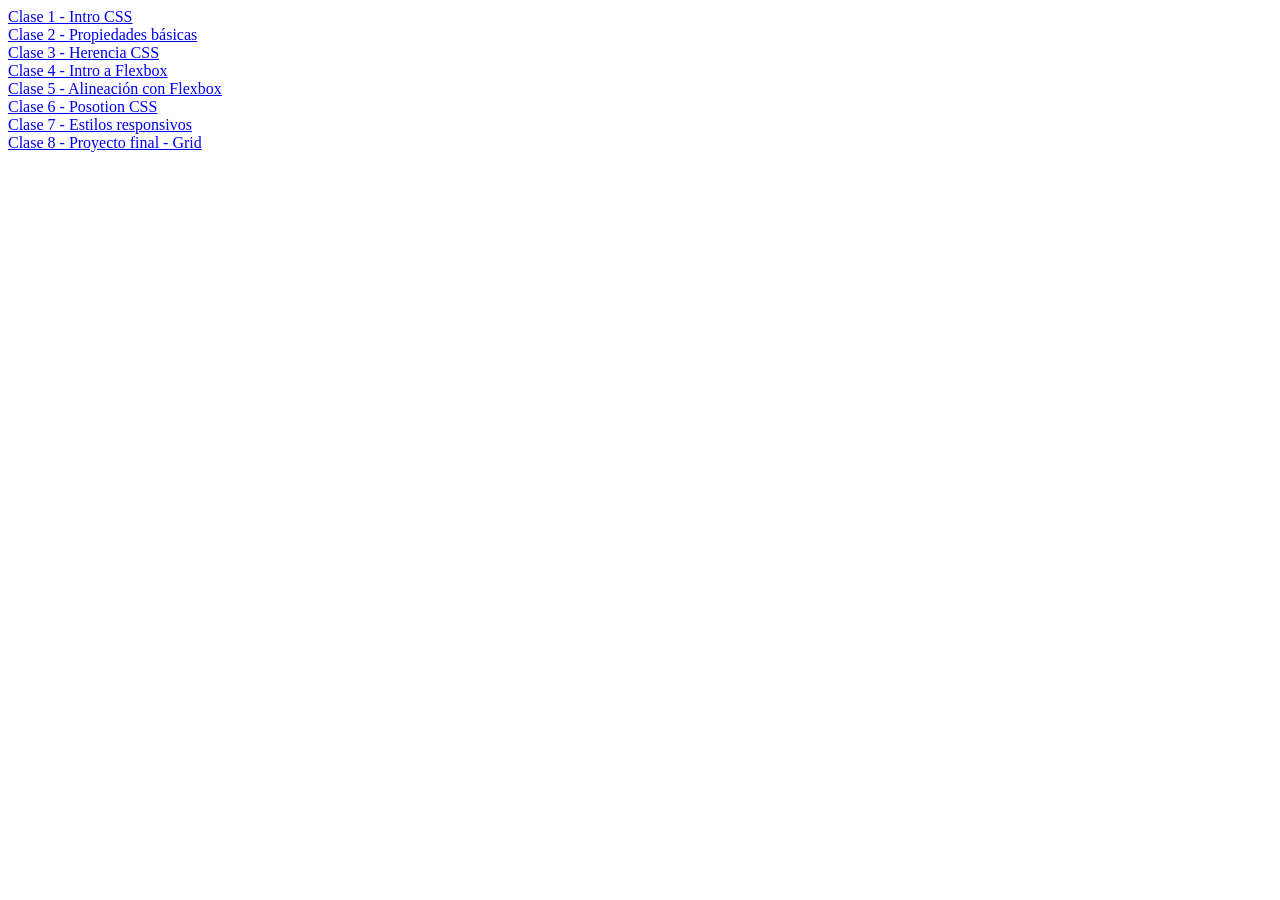
<file: index.html>
<!DOCTYPE html>
<html lang="en">
<head>
  <meta charset="UTF-8">
  <meta name="viewport" content="width=device-width, initial-scale=1.0">
  <title>Document</title>
</head>
<body>
  
  <a href="./01-intro-css/index.html">Clase 1 - Intro CSS</a>
  <br>
  <a href="./02-propiedades-basicas-css">Clase 2 - Propiedades básicas</a>
  <br>
  <a href="./03-herencia-css">Clase 3 - Herencia CSS</a>
  <br>
  <a href="./04-intro-flexbox/">Clase 4 - Intro a Flexbox</a>
  <br>
  <a href="./05-alineacion-flexbox/">Clase 5 - Alineación con Flexbox</a>
  <br>
  <a href="./06-position-css/">Clase 6 - Posotion CSS</a>
  <br>
  <a href="./07-estilos-responsivos/">Clase 7 - Estilos responsivos</a>
  <br>
  <a href="./08-proyecto-final-grid/">Clase 8 - Proyecto final - Grid</a>

</body>
</html>
</file>
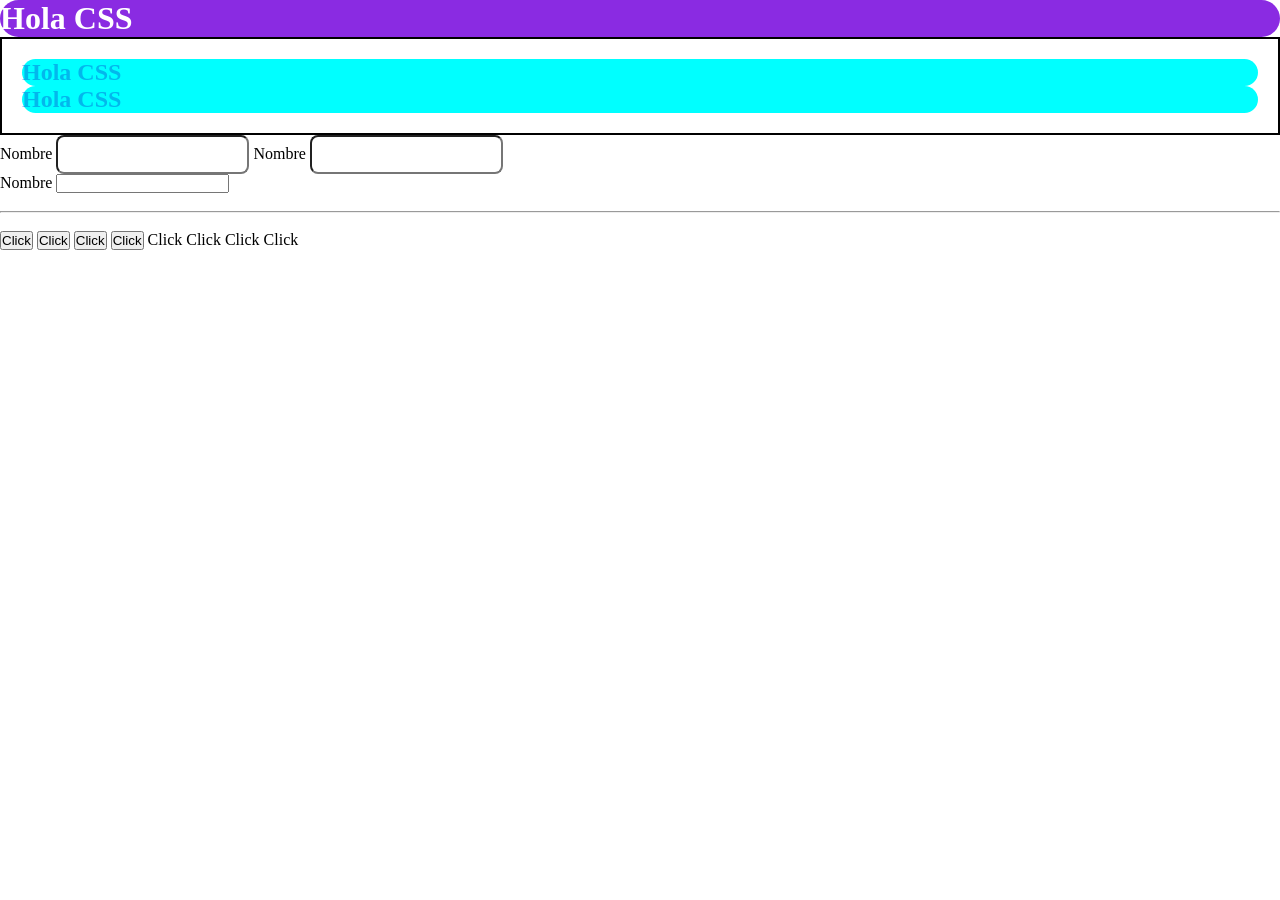
<file: 01-intro-css/index.html>
<!DOCTYPE html>
<html lang="en">
<head>
  <meta charset="UTF-8">
  <meta name="viewport" content="width=device-width, initial-scale=1.0">
  <title>Intro a CSS</title>
  <!-- Forma 3: Más efectiva -->
  <link rel="stylesheet" href="./style.css">

  <!-- Forma 1: CSS interno -->
  <style>
    h1{
      background-color: blueviolet;
    }
  </style>
</head>
<body>

  <!-- Forma 2: CSS Inline -->
  <h1 style="color: white">Hola CSS</h1>
  <section id="destacados">
    <h1 class="bg-aqua color-blue">Hola CSS</h1>
    <h1 class="bg-aqua color-blue">Hola CSS</h1>
  </section>

  <!-- Estructura para selector avanzado -->

  <form class="form-registro">
    <div class="datos-persona">
      <label for="">Nombre</label>
      <input type="text" class="input-nombre">
    </div>
    <div class="datos-persona">
      <label for="">Nombre</label>
      <input type="text" class="input-nombre">
    </div>
  </form>

  <form class="form-registro">
    <div class="datos-mascota">
      <label for="">Nombre</label>
      <input type="text" class="input-nombre">
    </div>
  </form>

  <br>
  <hr>
  <br>

  <button>Click</button>
  <button>Click</button>
  <button>Click</button>
  <button>Click</button>

  <p>Click</p>
  <p>Click</p>
  <p>Click</p>
  <p>Click</p>



  
</body>
</html>
</file>
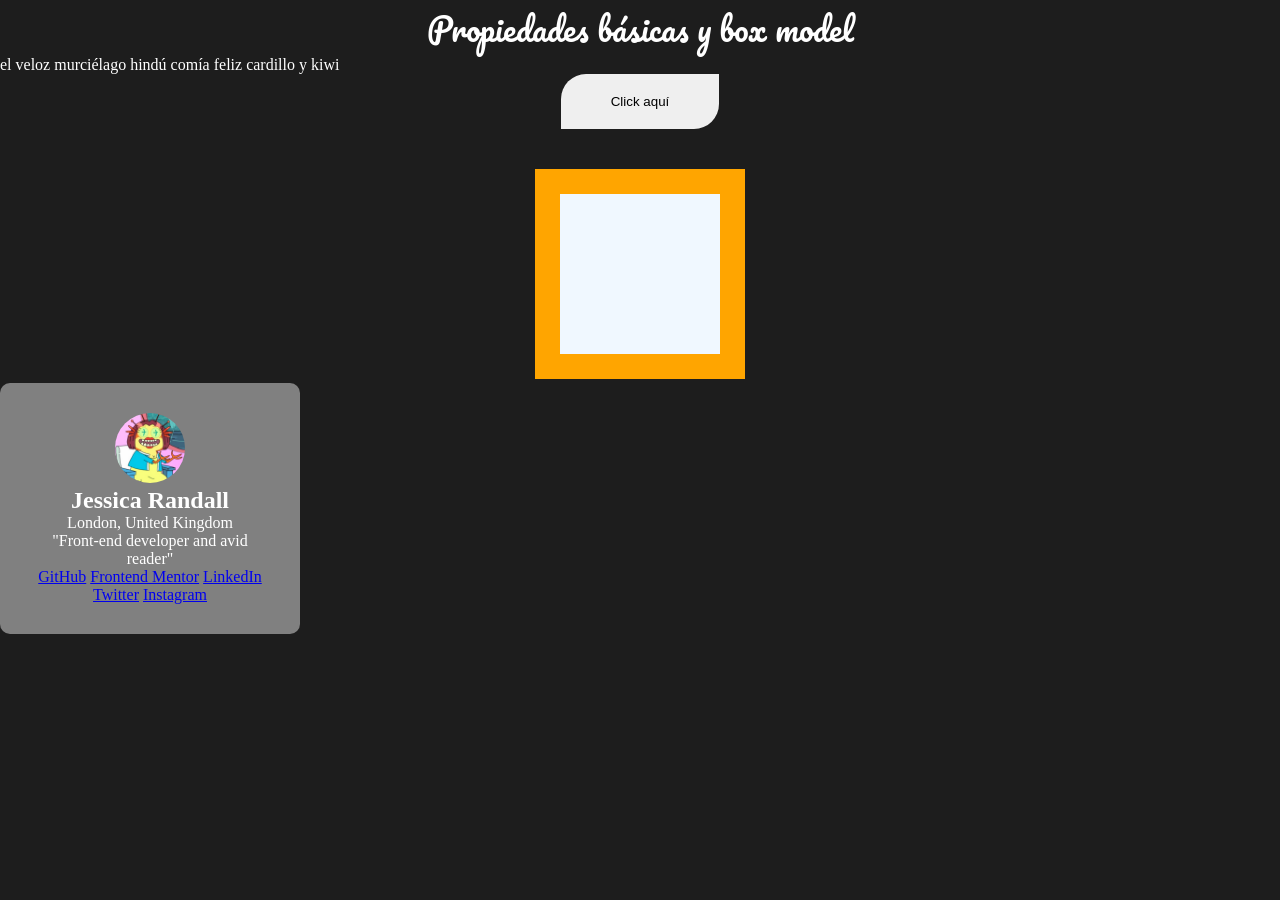
<file: 02-propiedades-basicas-css/index.html>
<!doctype html>
<html lang="en">
  <head>
    <meta charset="UTF-8" />
    <meta name="viewport" content="width=device-width, initial-scale=1.0" />
    <title>Document</title>
    <link rel="preconnect" href="https://fonts.googleapis.com" />
    <link rel="preconnect" href="https://fonts.gstatic.com" crossorigin />
    <link
      href="https://fonts.googleapis.com/css2?family=Pacifico&family=Uncial+Antiqua&display=swap"
      rel="stylesheet"
    />
    <link rel="stylesheet" href="./style.css" />
  </head>
  <body>
    <h1 class="titulo">Propiedades básicas y box model</h1>
    <p>el veloz murciélago hindú comía feliz cardillo y kiwi</p>

    <div class="btn-box">
      <button>Click aquí</button>
    </div>

    <div id="portada">
      <img src="./assets/419.jpeg" alt="Plutonian Hostess">
    </div>

    <!-- Tarjeta -->
    <div class="user-card">
      <div class="user-card-info">
        <img src="./assets/419.jpeg" width="70" alt="Plutonian Hostess">
        <h2>Jessica Randall</h2>
        <p class="text-green">London, United Kingdom</p>
        <p>"Front-end developer and avid reader"</p>
      </div>
      <div class="user-card-nav">
        <a href="..." class="btn-link">GitHub</a>
        <a href="..." class="btn-link">Frontend Mentor</a>
        <a href="..." class="btn-link">LinkedIn</a>
        <a href="..." class="btn-link">Twitter</a>
        <a href="..." class="btn-link">Instagram</a>
      </div>
    </div>


  </body>
</html>
</file>
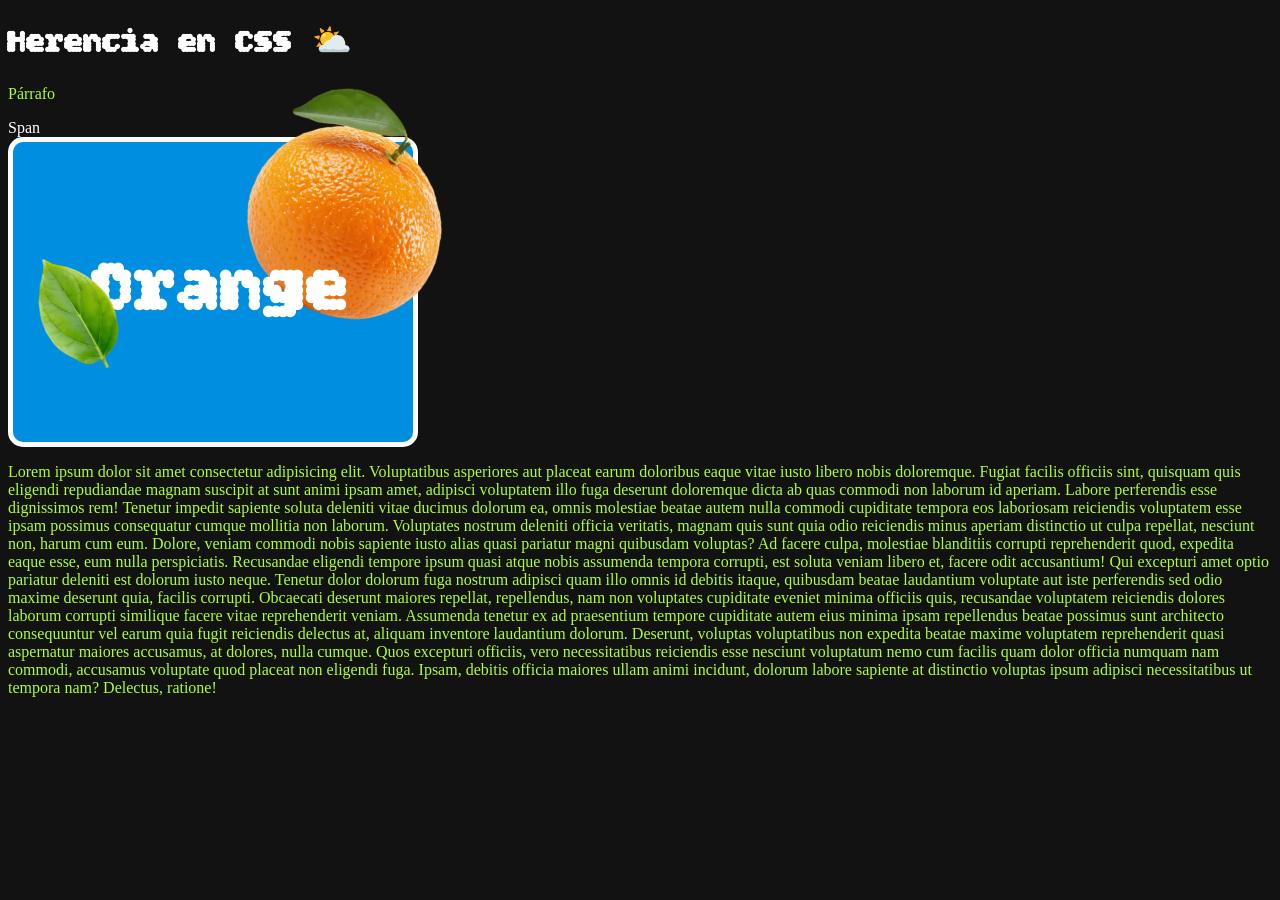
<file: 03-herencia-css/index.html>
<!doctype html>
<html lang="en">
  <head>
    <meta charset="UTF-8" />
    <meta name="viewport" content="width=device-width, initial-scale=1.0" />
    <title>Herencia en CSS</title>
    <link rel="stylesheet" href="style.css" />
    <link rel="preconnect" href="https://fonts.googleapis.com" />
    <link rel="preconnect" href="https://fonts.gstatic.com" crossorigin />
    <link
      href="https://fonts.googleapis.com/css2?family=Grenze:ital,wght@0,100;0,200;0,300;0,400;0,500;0,600;0,700;0,800;0,900;1,100;1,200;1,300;1,400;1,500;1,600;1,700;1,800;1,900&display=swap"
      rel="stylesheet"
    />
    <link rel="preconnect" href="https://fonts.googleapis.com" />
    <link rel="preconnect" href="https://fonts.gstatic.com" crossorigin />
    <link
      href="https://fonts.googleapis.com/css2?family=Bitcount:wght@100..900&display=swap"
      rel="stylesheet"
    />
  </head>
  <body>
    <h1>Herencia en CSS ⛅</h1>

    <p class="p" id="miParrafo">Párrafo</p>
    <span>Span</span>

    <div class="parent">
      <h1>Orange</h1>
      <img class="orange" src="./assets/orange.png" alt="" width="150">
      <img class="leaf" src="./assets/leaf.png" alt="" width="150">
    </div>

    <p>Lorem ipsum dolor sit amet consectetur adipisicing elit. Voluptatibus asperiores aut placeat earum doloribus eaque vitae iusto libero nobis doloremque. Fugiat facilis officiis sint, quisquam quis eligendi repudiandae magnam suscipit at sunt animi ipsam amet, adipisci voluptatem illo fuga deserunt doloremque dicta ab quas commodi non laborum id aperiam. Labore perferendis esse dignissimos rem! Tenetur impedit sapiente soluta deleniti vitae ducimus dolorum ea, omnis molestiae beatae autem nulla commodi cupiditate tempora eos laboriosam reiciendis voluptatem esse ipsam possimus consequatur cumque mollitia non laborum. Voluptates nostrum deleniti officia veritatis, magnam quis sunt quia odio reiciendis minus aperiam distinctio ut culpa repellat, nesciunt non, harum cum eum. Dolore, veniam commodi nobis sapiente iusto alias quasi pariatur magni quibusdam voluptas? Ad facere culpa, molestiae blanditiis corrupti reprehenderit quod, expedita eaque esse, eum nulla perspiciatis. Recusandae eligendi tempore ipsum quasi atque nobis assumenda tempora corrupti, est soluta veniam libero et, facere odit accusantium! Qui excepturi amet optio pariatur deleniti est dolorum iusto neque. Tenetur dolor dolorum fuga nostrum adipisci quam illo omnis id debitis itaque, quibusdam beatae laudantium voluptate aut iste perferendis sed odio maxime deserunt quia, facilis corrupti. Obcaecati deserunt maiores repellat, repellendus, nam non voluptates cupiditate eveniet minima officiis quis, recusandae voluptatem reiciendis dolores laborum corrupti similique facere vitae reprehenderit veniam. Assumenda tenetur ex ad praesentium tempore cupiditate autem eius minima ipsam repellendus beatae possimus sunt architecto consequuntur vel earum quia fugit reiciendis delectus at, aliquam inventore laudantium dolorum. Deserunt, voluptas voluptatibus non expedita beatae maxime voluptatem reprehenderit quasi aspernatur maiores accusamus, at dolores, nulla cumque. Quos excepturi officiis, vero necessitatibus reiciendis esse nesciunt voluptatum nemo cum facilis quam dolor officia numquam nam commodi, accusamus voluptate quod placeat non eligendi fuga. Ipsam, debitis officia maiores ullam animi incidunt, dolorum labore sapiente at distinctio voluptas ipsum adipisci necessitatibus ut tempora nam? Delectus, ratione!</p>


  </body>
</html>
</file>
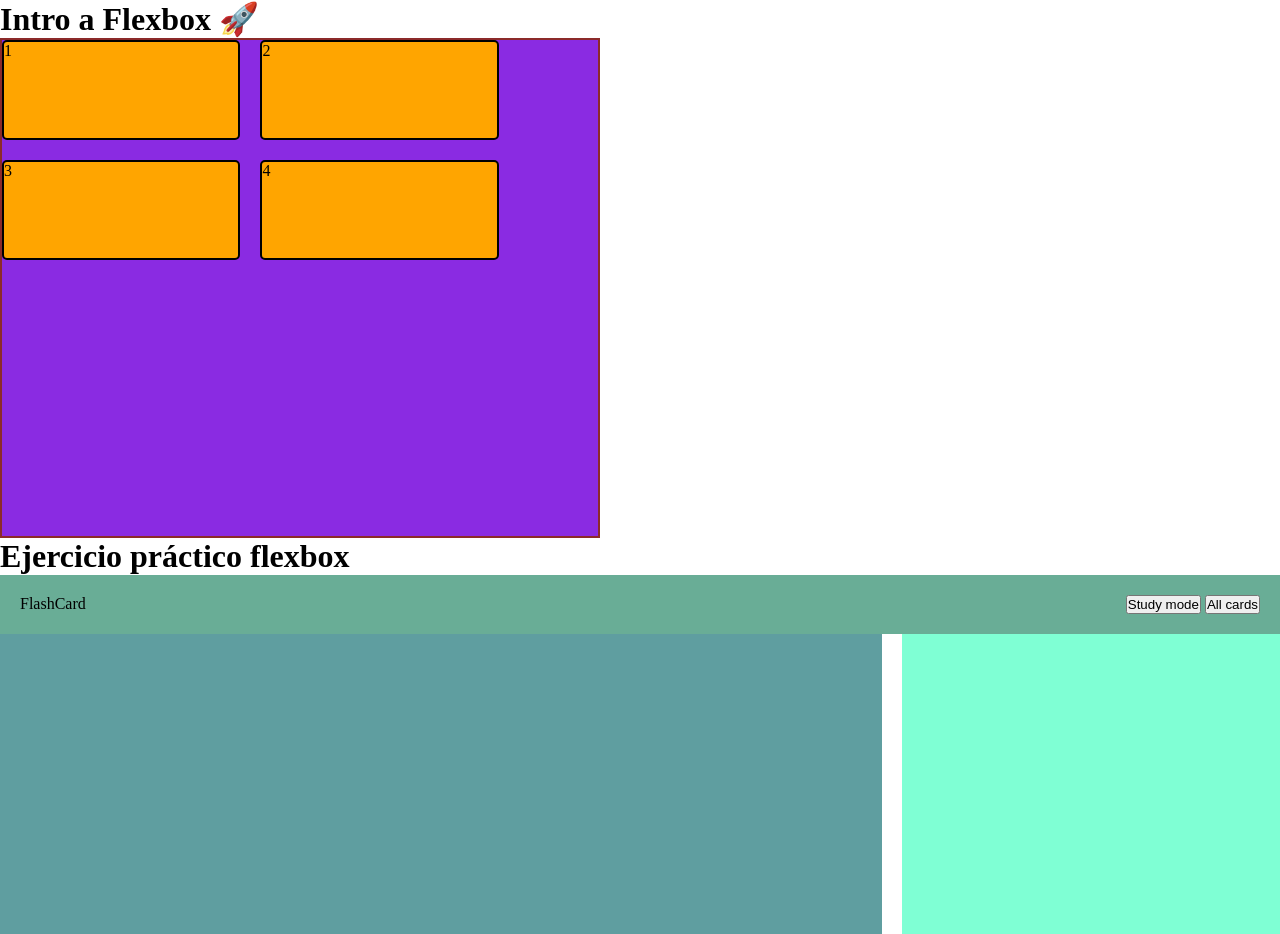
<file: 04-intro-flexbox/index.html>
<!DOCTYPE html>
<html lang="en">
<head>
  <meta charset="UTF-8">
  <meta name="viewport" content="width=device-width, initial-scale=1.0">
  <title>Intro a Flexbox</title>
  <link rel="stylesheet" href="style.css">
</head>
<body>

  <h1>Intro a Flexbox 🚀</h1>
  
  <div class="container">
    <div class="box">1</div>
    <div class="box">2</div>
    <div class="box">3</div>
    <div class="box">4</div>
  </div>

  <h1>Ejercicio práctico flexbox</h1>

  <header>
    <div class="logo">FlashCard</div>
    <div class="botones">
      <button>Study mode</button>
      <button>All cards</button>
    </div>
  </header>

  <main>
    <div class="main-content"></div>
    <div class="statistics"></div>
  </main>
  
</body>
</html>
</file>
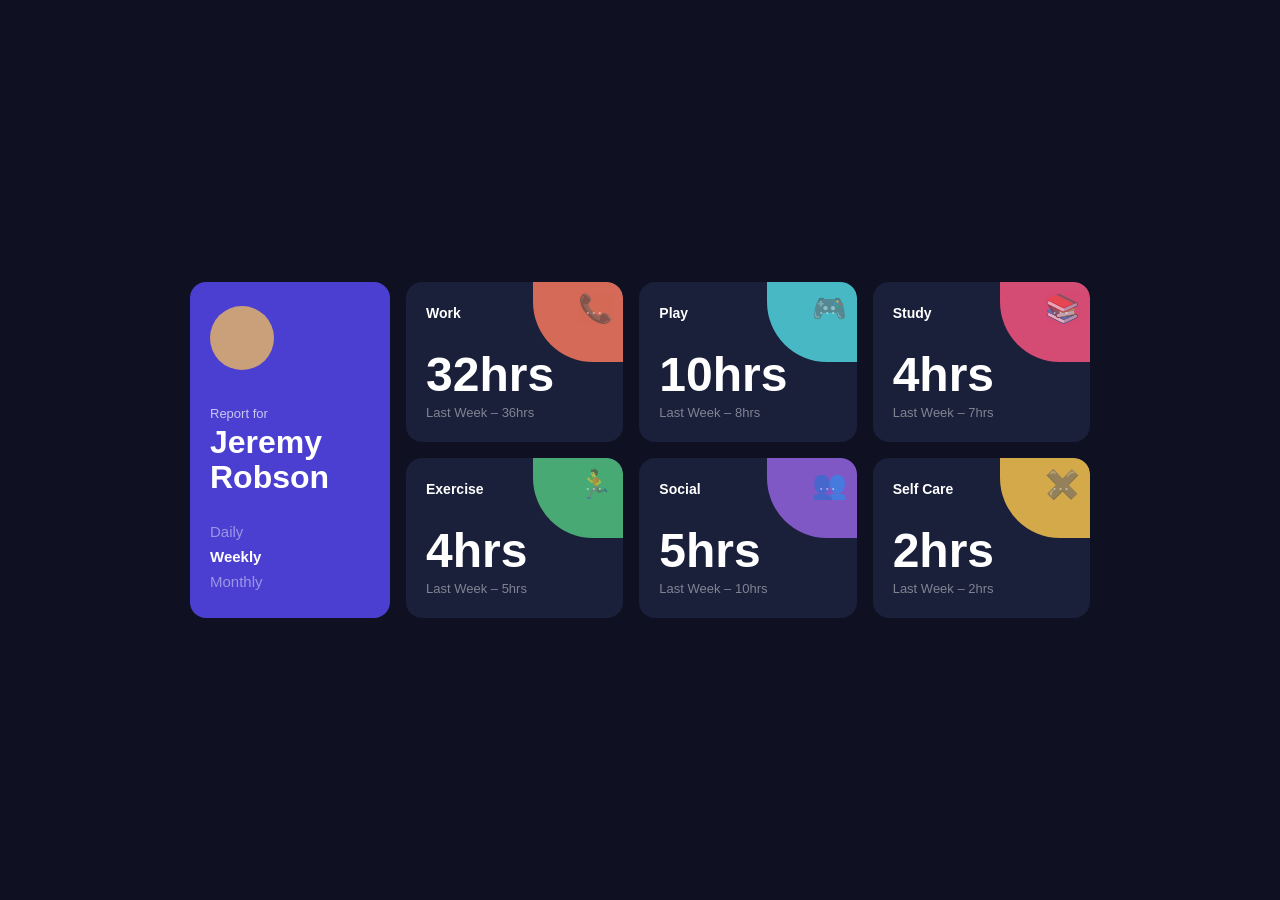
<file: 07-estilos-responsivos/index.html>
<!doctype html>
<html lang="en">
  <head>
    <meta charset="UTF-8" />
    <meta name="viewport" content="width=device-width, initial-scale=1.0" />
    <title>Estilos Responsivos</title>
    <link rel="preconnect" href="https://fonts.googleapis.com" />
    <link rel="preconnect" href="https://fonts.gstatic.com" crossorigin />
    <link
      href="https://fonts.googleapis.com/css2?family=Chicle&family=Pirata+One&family=Rubik+Glitch&display=swap"
      rel="stylesheet"
    />
    <link rel="stylesheet" href="style.css" />
  </head>
  <body>
    <div class="dashboard">
      <!-- Sidebar / Profile -->
      <div class="dashboard__sidebar">
        <div class="card card--profile">
          <div class="profile__avatar"></div>
          <p class="profile__label">Report for</p>
          <h1 class="profile__name">Jeremy Robson</h1>
          <ul class="profile__nav">
            <li class="profile__nav-item">Daily</li>
            <li class="profile__nav-item profile__nav-item--active">Weekly</li>
            <li class="profile__nav-item">Monthly</li>
          </ul>
        </div>
      </div>

      <!-- Stats grid -->
      <div class="dashboard__grid">
        <!-- Work -->
        <div class="card card--stat card--work">
          <div class="card__accent"></div>
          <span class="card__accent-icon">📞</span>
          <div class="card__header">
            <span class="card__title">Work</span>
            <span class="card__menu">···</span>
          </div>
          <p class="card__value">32hrs</p>
          <p class="card__sub">Last Week – 36hrs</p>
        </div>

        <!-- Play -->
        <div class="card card--stat card--play">
          <div class="card__accent"></div>
          <span class="card__accent-icon">🎮</span>
          <div class="card__header">
            <span class="card__title">Play</span>
            <span class="card__menu">···</span>
          </div>
          <p class="card__value">10hrs</p>
          <p class="card__sub">Last Week – 8hrs</p>
        </div>

        <!-- Study -->
        <div class="card card--stat card--study">
          <div class="card__accent"></div>
          <span class="card__accent-icon">📚</span>
          <div class="card__header">
            <span class="card__title">Study</span>
            <span class="card__menu">···</span>
          </div>
          <p class="card__value">4hrs</p>
          <p class="card__sub">Last Week – 7hrs</p>
        </div>

        <!-- Exercise -->
        <div class="card card--stat card--exercise">
          <div class="card__accent"></div>
          <span class="card__accent-icon">🏃</span>
          <div class="card__header">
            <span class="card__title">Exercise</span>
            <span class="card__menu">···</span>
          </div>
          <p class="card__value">4hrs</p>
          <p class="card__sub">Last Week – 5hrs</p>
        </div>

        <!-- Social -->
        <div class="card card--stat card--social">
          <div class="card__accent"></div>
          <span class="card__accent-icon">👥</span>
          <div class="card__header">
            <span class="card__title">Social</span>
            <span class="card__menu">···</span>
          </div>
          <p class="card__value">5hrs</p>
          <p class="card__sub">Last Week – 10hrs</p>
        </div>

        <!-- Self Care -->
        <div class="card card--stat card--selfcare">
          <div class="card__accent"></div>
          <span class="card__accent-icon">✖️</span>
          <div class="card__header">
            <span class="card__title">Self Care</span>
            <span class="card__menu">···</span>
          </div>
          <p class="card__value">2hrs</p>
          <p class="card__sub">Last Week – 2hrs</p>
        </div>
      </div>
    </div>

    <!-- Ejemplo estructura para media queries -->

    <!-- <div class="container">
      <h1>Media Queries 🚀</h1>
    </div> -->
  </body>
</html>
</file>
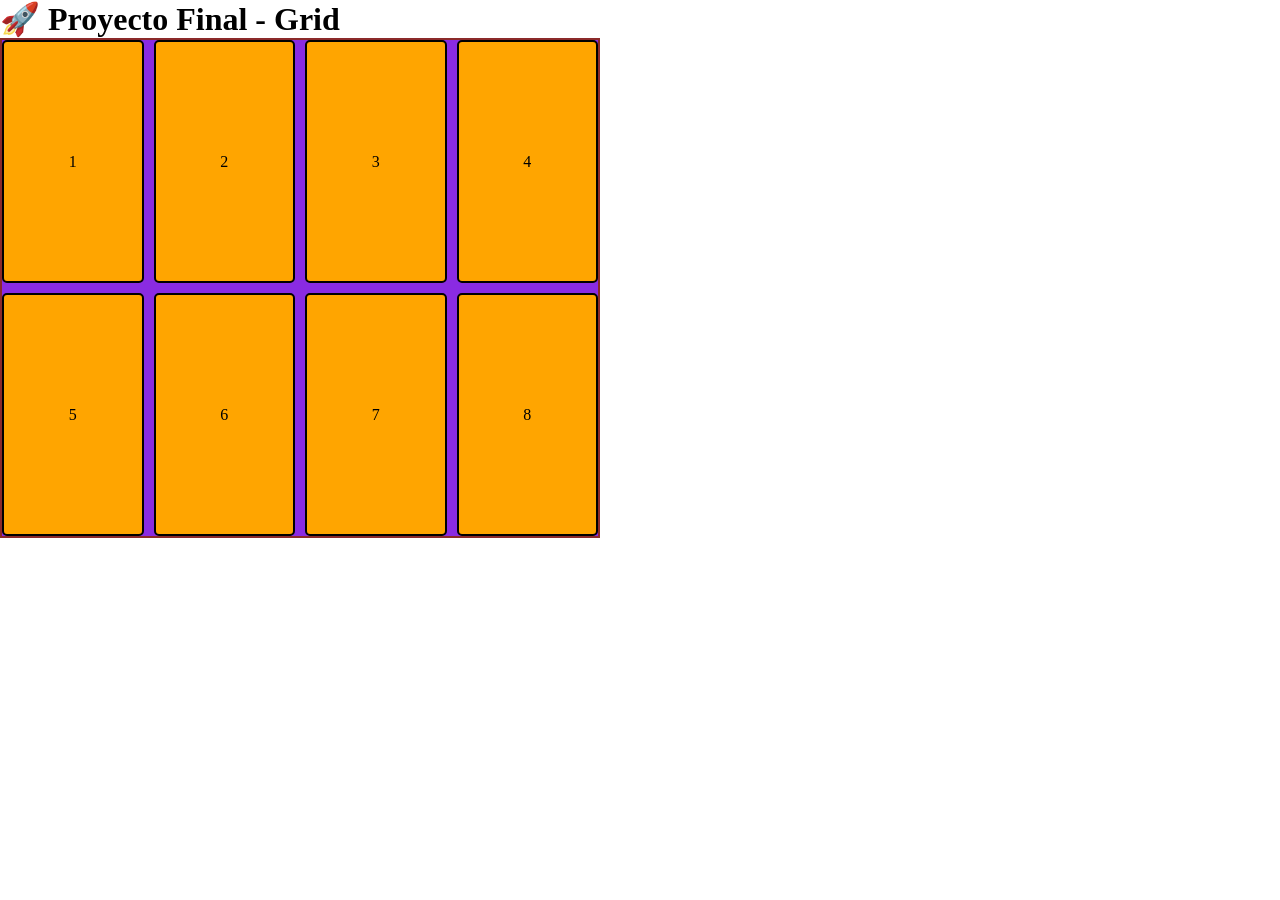
<file: 08-proyecto-final-grid/index.html>
<!DOCTYPE html>
<html lang="en">
<head>
  <meta charset="UTF-8">
  <meta name="viewport" content="width=device-width, initial-scale=1.0">
  <title>Proyecto Final - Grid</title>
  <link rel="stylesheet" href="style.css">
</head>
<body>

  <h1>🚀 Proyecto Final - Grid</h1>

  <div class="container">
    <div class="box">1</div>
    <div class="box">2</div>
    <div class="box">3</div>
    <div class="box">4</div>
    <div class="box">5</div>
    <div class="box seis">6</div>
    <div class="box siete">7</div>
    <div class="box siete">8</div>
  </div>
  
</body>
</html>
</file>
<file: 01-intro-css/style.css>
*{
  margin: 0;
  padding: 0;
}

h1{
  border-radius: 30px;
}

.bg-aqua{
  background-color: aqua;
}
.color-blue{
  color: rgba(6, 84, 210, 0.425);
}

#destacados{
  border: 2px solid black;
  padding: 20px;
}

.form-registro .datos-persona{
  display: inline-block;
}

.form-registro .datos-persona .input-nombre{
  padding: 10px;
  border-radius: 8px;
}
.form-registro .datos-persona .input-nombre:focus{
  border: 2px solid tomato;
  background-color: aquamarine;
}

button{
  display: inline-block;
}
button:hover{
  background-color: tomato;
  color: #fff;
  border: none;
  padding: 10px;
  transition-duration: .5s;
}

p{
  display: inline-block;
}
</file>
<file: 02-propiedades-basicas-css/style.css>
*{
  margin: 0;
  padding: 0;
  box-sizing: border-box;
}

body{
  background-color: #1d1d1d;
  color: #fff;
}

.titulo{
  font-family: "Pacifico", cursive;
  font-size: 2rem;
  font-weight: 100;
  font-style: normal;
  text-align: center;
}

/* p{
  background-color: #373737;
  text-align: center;
} */

.btn-box{
  text-align: center;
}

button{
  text-align: center;
  padding: 20px 50px;
  border-radius: 25px 0 25px 0;
  border: none;
}

#portada{
  text-align: center;
  margin-top: 40px;
}

#portada img{
  border: 25px solid orange;
  padding: 80px;
  background-color: aliceblue;
  width: 200px;
}


/* Card Styles */

.user-card{
  width: 300px;
  background-color: gray;
  text-align: center;
  border-radius: 10px;
  padding: 30px;
}

.user-card-info img{
  border-radius: 50%;
}
</file>
<file: 03-herencia-css/style.css>
body {
  background-color: #121212;
  color: #fff;
}
/* h1{
    font-family: "Grenze", serif;
    font-weight: bold;
} */
h1 {
  font-family: "Bitcount", system-ui;
}
#miParrafo {
  color: blueviolet;
}
.p {
  color: orange;
}
p {
  color: greenyellow !important;
}

/* Ejemplo position */
.parent{
  background-color: rgb(0, 142, 224);
  width: 400px;
  height: 300px;
  border: 5px solid white;
  border-radius: 15px;
  position: sticky;
  top: 0;
}
.parent h1{
  position: absolute;
  font-size: 4.5rem;
  left: 20%;
  bottom: 20%;
  z-index: 2;
}
.parent img{
  position: absolute;
}
.orange{
  right: 0;
  top: -20%;
  right: -15%;
  z-index: 1;
  width: 250px;
  transform: rotate(32deg);
}
.leaf{
  bottom: 18%;
  left: -3%;
  z-index: 3;
  transform: rotate(-32deg);
}
</file>
<file: 04-intro-flexbox/style.css>
* {
  margin: 0;
  padding: 0;
  box-sizing: border-box;
}

.container {
  display: flex;
  flex-direction: row;
  flex-wrap: wrap;
  justify-content: flex-start;
  align-items: flex-start;
  align-content: flex-start;
  gap: 20px;

  background-color: blueviolet;
  border: 2px solid rgb(140, 42, 42);
  width: 600px;
  height: 500px;
}

.box {
  width: 40%;
  height: 100px;
  background-color: orange;
  border: 2px solid black;
  border-radius: 5px;
}

/* Estilos header */

header {
  background-color: rgb(105, 173, 150);
  display: flex;
  padding: 20px;
  justify-content: space-between;
}

main {
  display: flex;
  gap: 20px;
}
.main-content {
  width: 70%;
  height: 300px;
  background-color: cadetblue;
}
.statistics {
  width: 30%;
  height: 300px;
  background-color:aquamarine;
}
</file>
<file: 07-estilos-responsivos/style.css>
/* ── Variables ─────────────────────────────────────── */
:root {
  --color-bg: #0f1122;
  --color-surface: #1a1f3a;
  --color-profile: #4b3fd1;

  --color-work: #e8735a;
  --color-play: #4ec9d4;
  --color-study: #e8507a;
  --color-exercise: #4db87a;
  --color-social: #8b5fd4;
  --color-selfcare: #e8b84b;

  --text-primary: #ffffff;
  --text-muted: rgba(255, 255, 255, 0.45);
  --text-label: rgba(255, 255, 255, 0.6);

  --radius-card: 16px;
  --gap: 16px;

  --font: "Barlow", sans-serif;
}

/* ── Reset ─────────────────────────────────────────── */
*,
*::before,
*::after {
  box-sizing: border-box;
  margin: 0;
  padding: 0;
}

/* ── Base ──────────────────────────────────────────── */
body {
  background: var(--color-bg);
  font-family: var(--font);
  color: var(--text-primary);
  min-height: 100vh;
  display: flex;
  align-items: center;
  justify-content: center;
  padding: 32px;
}

/* ── Layout ────────────────────────────────────────── */
.dashboard {
  display: flex;
  gap: var(--gap);
  max-width: 900px;
  width: 100%;
}

.dashboard__sidebar {
  flex: 0 0 200px;
}

.dashboard__grid {
  flex: 1;
  display: flex;
  flex-wrap: wrap;
  gap: var(--gap);
}

.dashboard__grid .card--stat {
  flex: 1 1 calc(33.333% - var(--gap));
}

/* ── Card base ─────────────────────────────────────── */
.card {
  background: var(--color-surface);
  border-radius: var(--radius-card);
  overflow: hidden;
  position: relative;
}

/* ── Profile card ──────────────────────────────────── */
.card--profile {
  background: var(--color-profile);
  display: flex;
  flex-direction: column;
  padding: 24px 20px 28px;
  height: 100%;
}

.profile__avatar {
  width: 64px;
  height: 64px;
  border-radius: 50%;
  background: #c9a07a;
  overflow: hidden;
  margin-bottom: auto;
  flex-shrink: 0;
}

.profile__avatar img {
  width: 100%;
  height: 100%;
  object-fit: cover;
}

.profile__label {
  font-size: 13px;
  font-weight: 300;
  color: rgba(255, 255, 255, 0.7);
  margin-top: 24px;
  margin-bottom: 4px;
}

.profile__name {
  font-size: 32px;
  font-weight: 700;
  line-height: 1.1;
  margin-bottom: 28px;
}

.profile__nav {
  display: flex;
  flex-direction: column;
  gap: 8px;
  list-style: none;
}

.profile__nav-item {
  font-size: 15px;
  font-weight: 300;
  color: var(--text-muted);
  cursor: pointer;
}

.profile__nav-item--active {
  font-weight: 700;
  color: var(--text-primary);
}

/* ── Stat card ─────────────────────────────────────── */
.card--stat {
  display: flex;
  flex-direction: column;
  padding: 20px 20px 22px;
  min-height: 160px;
}

.card__accent {
  position: absolute;
  top: 0;
  right: 0;
  width: 90px;
  height: 80px;
  border-radius: 0 var(--radius-card) 0 60px;
  opacity: 0.9;
}

.card__accent-icon {
  position: absolute;
  top: 10px;
  right: 10px;
  font-size: 28px;
  opacity: 0.55;
}

.card__header {
  display: flex;
  align-items: center;
  justify-content: space-between;
  position: relative;
  z-index: 1;
  margin-bottom: auto;
}

.card__title {
  font-size: 14px;
  font-weight: 700;
  color: var(--text-primary);
}

.card__menu {
  font-size: 18px;
  color: var(--text-muted);
  cursor: pointer;
  letter-spacing: 1px;
}

.card__value {
  font-size: 48px;
  font-weight: 700;
  line-height: 1;
  margin-bottom: 6px;
}

.card__sub {
  font-size: 13px;
  font-weight: 300;
  color: var(--text-muted);
}

/* ── Accent colors per category ────────────────────── */
.card--work .card__accent {
  background: var(--color-work);
}
.card--play .card__accent {
  background: var(--color-play);
}
.card--study .card__accent {
  background: var(--color-study);
}
.card--exercise .card__accent {
  background: var(--color-exercise);
}
.card--social .card__accent {
  background: var(--color-social);
}
.card--selfcare .card__accent {
  background: var(--color-selfcare);
}

/* Estilos cards website Tablet */
@media screen and (max-width: 815px) {
  .dashboard {
    flex-direction: column;
  }
  .card--profile {
    text-align: center;
    align-items: center;
  }
}

/* Estilos cards website Mobile */
@media screen and (max-width: 575px) {
  .dashboard__grid .card--stat {
    flex: unset;
  }
  .card--stat {
    width: 100%;
  }
  .card__value {
    font-weight: lighter;
  }
}

/* Estilos Desktop */
/* .container {
  display: flex;
  justify-content: center;
  align-items: center;
  height: 100vh;
  background-color: blueviolet;
  color: #fff;
  font-family: "Pirata One", system-ui;
} */

/* Estilos Tablet */
/* @media screen and (max-width: 960px) {
  .container {
    background-color: orange;
    font-family: "Rubik Glitch", system-ui;
  }
} */

/* Estilos Mobile */
/* @media screen and (max-width: 520px) {
  .container {
    background-color: rgb(0, 157, 255);
    font-family: "Chicle", serif;
  }
} */
</file>
<file: 08-proyecto-final-grid/style.css>
* {
  margin: 0;
  padding: 0;
  box-sizing: border-box;
}

.container {
  display: grid;
  grid-template-columns: repeat(4, 1fr);
  /* grid-template-rows: 2fr 1fr 1fr; */
  background-color: blueviolet;
  gap: 10px;

  border: 2px solid rgb(140, 42, 42);
  width: 600px;
  height: 500px;
}

.box {
  display: flex;
  justify-content: center;
  align-items: center;
  width: 100%;
  /* height: 100px; */
  background-color: orange;
  border: 2px solid black;
  border-radius: 5px;
}
</file>
